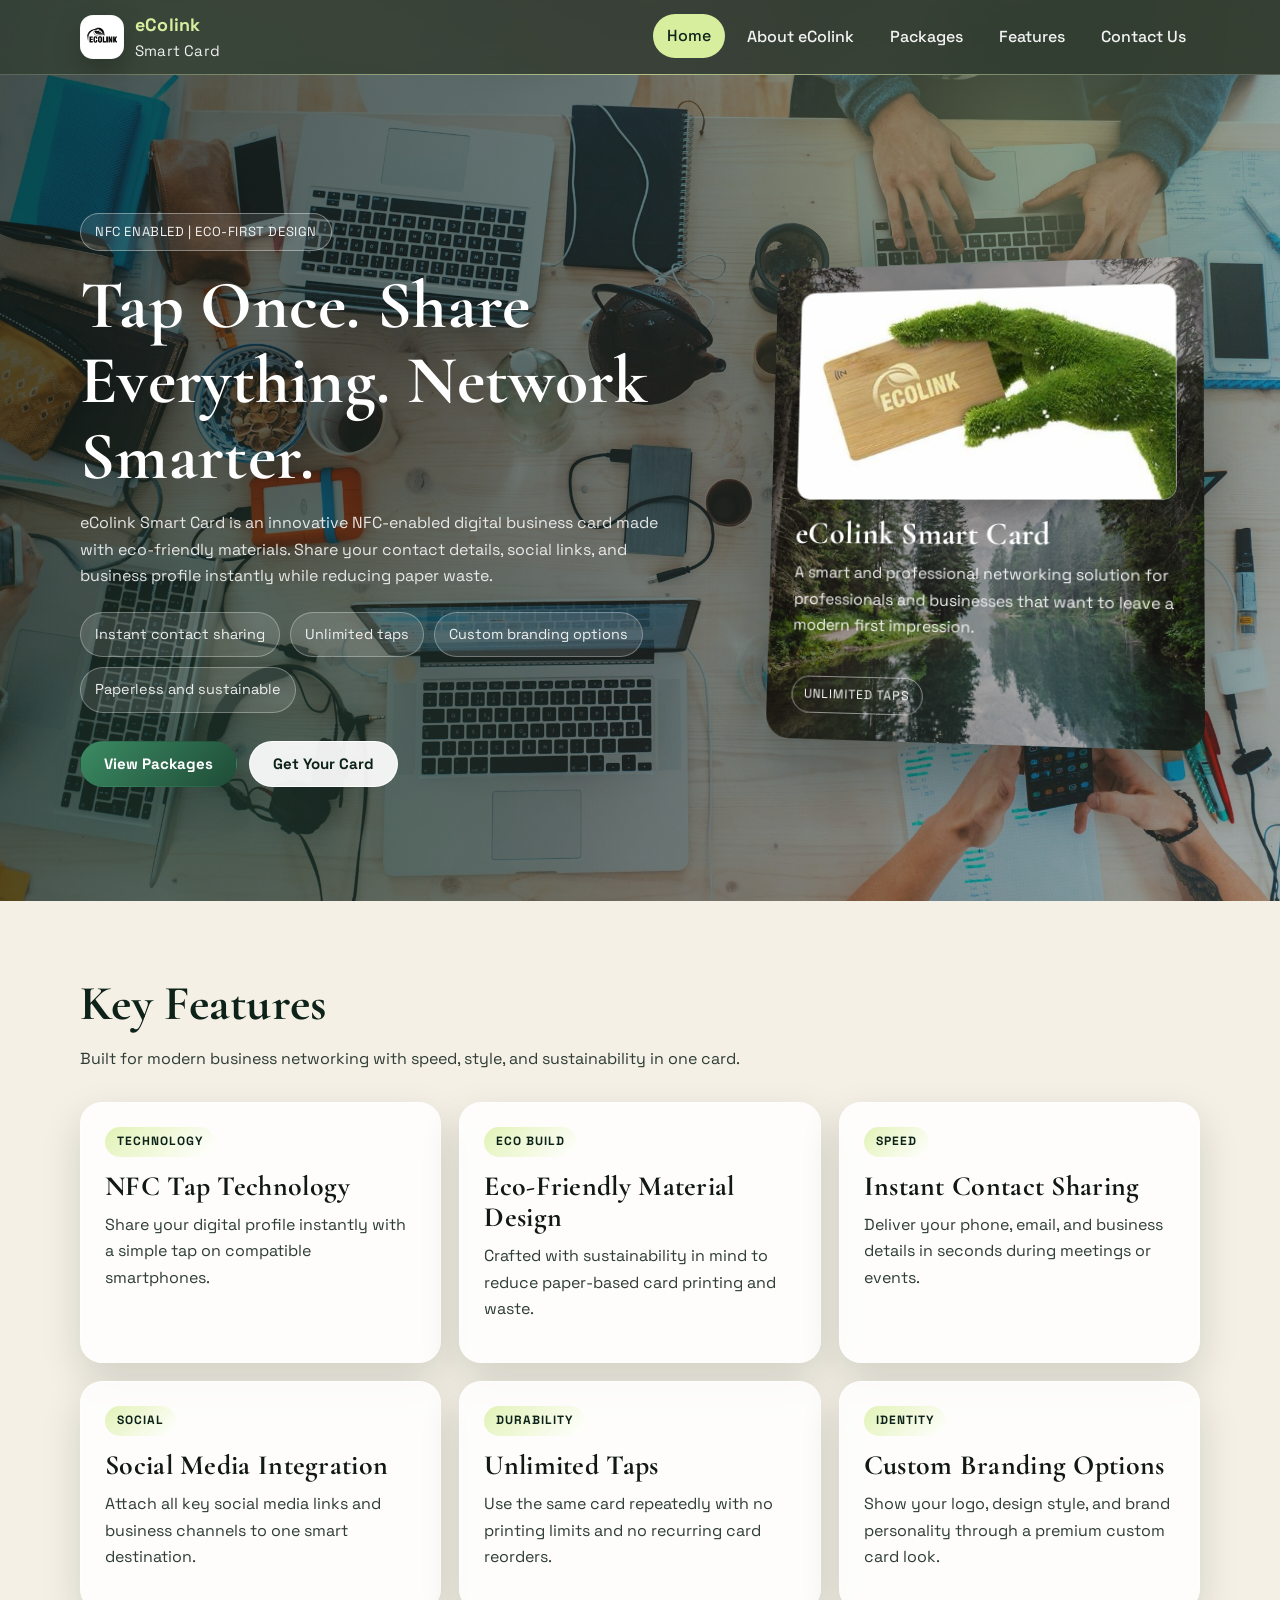
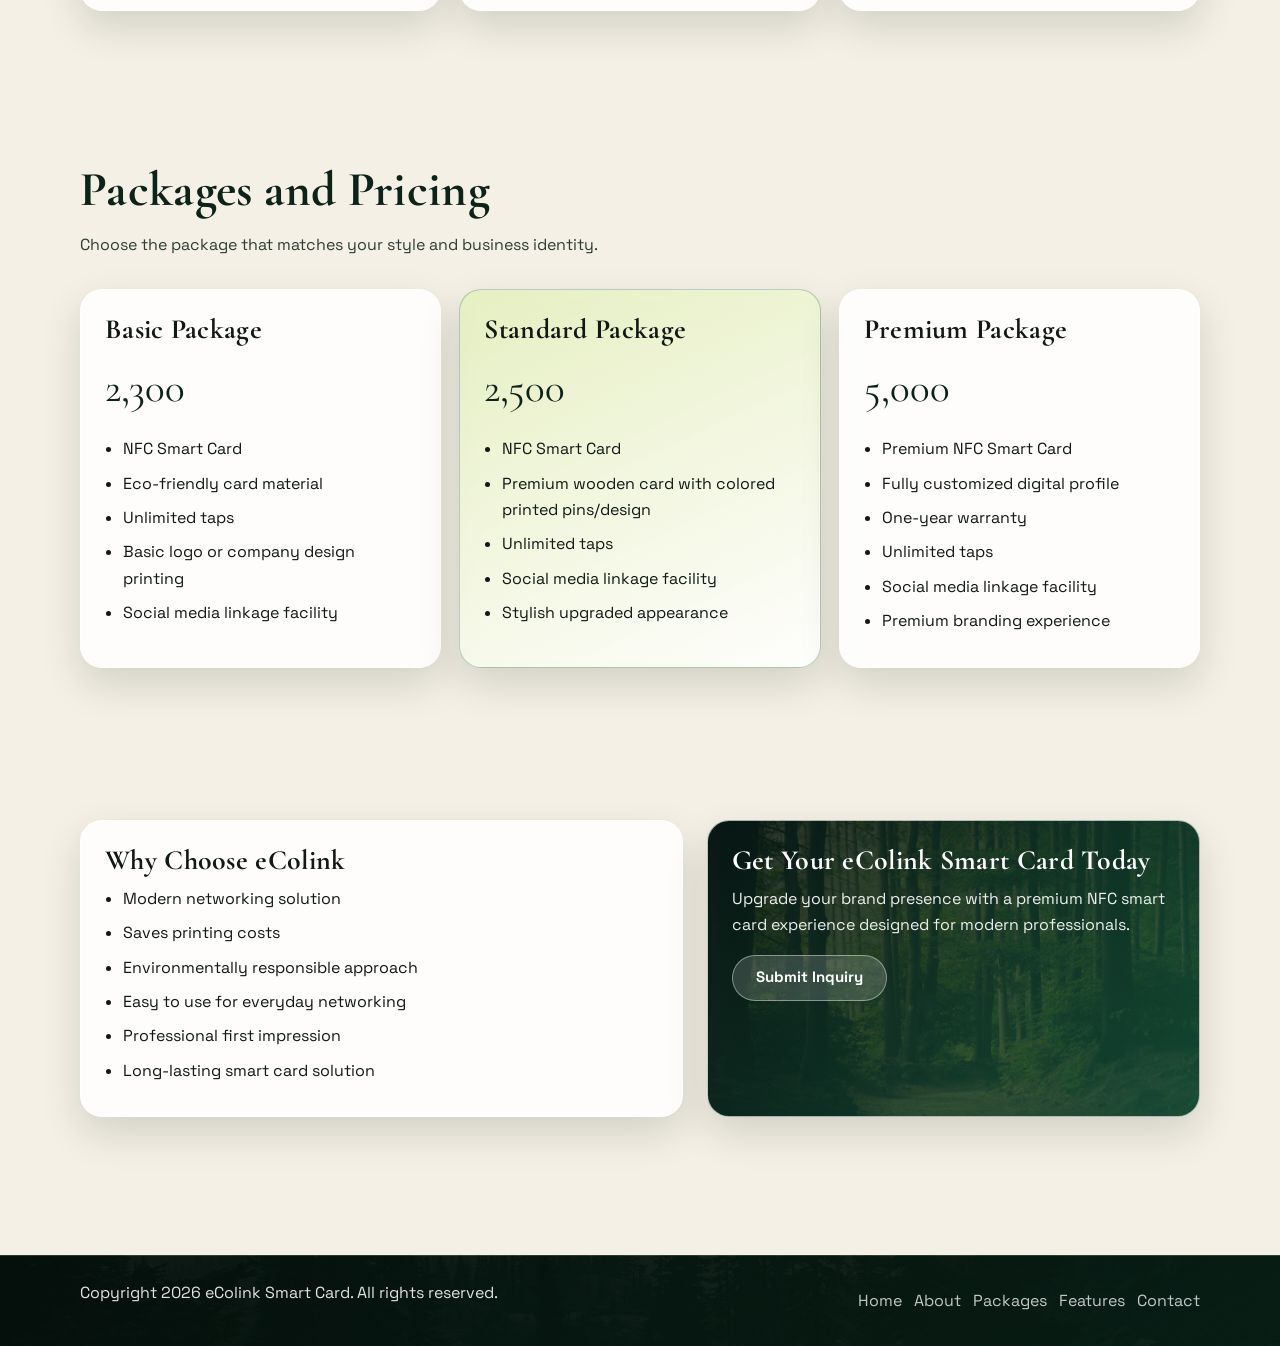
<file: index.html>
<!doctype html>
<html lang="en">
<head>
  <meta charset="UTF-8">
  <meta name="viewport" content="width=device-width, initial-scale=1.0">
  <title>eColink Smart Card | Modern Sustainable Networking</title>
  <meta name="description" content="eColink Smart Card is an NFC-enabled, eco-friendly digital business card for instant contact sharing and smarter networking.">
  <link rel="preconnect" href="https://fonts.googleapis.com">
  <link rel="preconnect" href="https://fonts.gstatic.com" crossorigin>
  <link href="https://fonts.googleapis.com/css2?family=Cormorant+Garamond:wght@500;600;700&family=Space+Grotesk:wght@400;500;600;700&display=swap" rel="stylesheet">
  <link rel="stylesheet" href="styles.css?v=20260422b">
  <script src="script.js" defer></script>
</head>
<body data-page="home">
  <header class="site-header">
    <div class="container nav-wrap">
      <a class="brand" href="index.html">
        <img class="brand-mark" src="images/Logo.jpeg" alt="eColink logo">
        <span class="brand-text"><strong>eColink</strong> Smart Card</span>
      </a>
      <button class="menu-toggle" type="button" aria-expanded="false" aria-controls="site-nav">Menu</button>
      <nav class="site-nav" id="site-nav" aria-label="Main navigation">
        <a href="index.html" data-page-link="home">Home</a>
        <a href="about.html" data-page-link="about">About eColink</a>
        <a href="packages.html" data-page-link="packages">Packages</a>
        <a href="features.html" data-page-link="features">Features</a>
        <a href="contact.html" data-page-link="contact">Contact Us</a>
      </nav>
    </div>
  </header>

  <main>
    <section class="hero">
      <div class="container hero-grid">
        <div class="reveal">
          <span class="badge">NFC enabled | Eco-first design</span>
          <h1>Tap Once. Share Everything. Network Smarter.</h1>
          <p>
            eColink Smart Card is an innovative NFC-enabled digital business card made with eco-friendly materials.
            Share your contact details, social links, and business profile instantly while reducing paper waste.
          </p>
          <ul class="hero-points">
            <li>Instant contact sharing</li>
            <li>Unlimited taps</li>
            <li>Custom branding options</li>
            <li>Paperless and sustainable</li>
          </ul>
          <div class="hero-actions">
            <a class="btn btn-primary" href="packages.html">View Packages</a>
            <a class="btn btn-secondary" href="contact.html">Get Your Card</a>
          </div>
        </div>

        <div class="hero-card-wrap reveal">
          <article class="hero-card wood-grain">
            <img class="card-image" src="images/card-photo.jpeg" alt="eColink smart card photo">
            <h3>eColink Smart Card</h3>
            <p>
              A smart and professional networking solution for professionals and businesses that want to leave a
              modern first impression.
            </p>
            <span class="chip">Unlimited taps</span>
          </article>
        </div>
      </div>
    </section>

    <section class="section">
      <div class="container">
        <h2 class="section-title reveal">Key Features</h2>
        <p class="section-subtitle reveal">
          Built for modern business networking with speed, style, and sustainability in one card.
        </p>
        <div class="grid grid-3 stagger">
          <article class="feature-card">
            <span class="feature-tag">Technology</span>
            <h3>NFC Tap Technology</h3>
            <p>Share your digital profile instantly with a simple tap on compatible smartphones.</p>
          </article>
          <article class="feature-card">
            <span class="feature-tag">Eco Build</span>
            <h3>Eco-Friendly Material Design</h3>
            <p>Crafted with sustainability in mind to reduce paper-based card printing and waste.</p>
          </article>
          <article class="feature-card">
            <span class="feature-tag">Speed</span>
            <h3>Instant Contact Sharing</h3>
            <p>Deliver your phone, email, and business details in seconds during meetings or events.</p>
          </article>
          <article class="feature-card">
            <span class="feature-tag">Social</span>
            <h3>Social Media Integration</h3>
            <p>Attach all key social media links and business channels to one smart destination.</p>
          </article>
          <article class="feature-card">
            <span class="feature-tag">Durability</span>
            <h3>Unlimited Taps</h3>
            <p>Use the same card repeatedly with no printing limits and no recurring card reorders.</p>
          </article>
          <article class="feature-card">
            <span class="feature-tag">Identity</span>
            <h3>Custom Branding Options</h3>
            <p>Show your logo, design style, and brand personality through a premium custom card look.</p>
          </article>
        </div>
      </div>
    </section>

    <section class="section">
      <div class="container">
        <h2 class="section-title reveal">Packages and Pricing</h2>
        <p class="section-subtitle reveal">
          Choose the package that matches your style and business identity.
        </p>
        <div class="grid grid-3 stagger">
          <article class="package-card">
            <h3>Basic Package</h3>
            <p class="price">2,300</p>
            <ul>
              <li>NFC Smart Card</li>
              <li>Eco-friendly card material</li>
              <li>Unlimited taps</li>
              <li>Basic logo or company design printing</li>
              <li>Social media linkage facility</li>
            </ul>
          </article>
          <article class="package-card highlight">
            <h3>Standard Package</h3>
            <p class="price">2,500</p>
            <ul>
              <li>NFC Smart Card</li>
              <li>Premium wooden card with colored printed pins/design</li>
              <li>Unlimited taps</li>
              <li>Social media linkage facility</li>
              <li>Stylish upgraded appearance</li>
            </ul>
          </article>
          <article class="package-card">
            <h3>Premium Package</h3>
            <p class="price">5,000</p>
            <ul>
              <li>Premium NFC Smart Card</li>
              <li>Fully customized digital profile</li>
              <li>One-year warranty</li>
              <li>Unlimited taps</li>
              <li>Social media linkage facility</li>
              <li>Premium branding experience</li>
            </ul>
          </article>
        </div>
      </div>
    </section>

    <section class="section">
      <div class="container why-grid">
        <article class="value-card reveal">
          <h3>Why Choose eColink</h3>
          <ul class="check-list">
            <li>Modern networking solution</li>
            <li>Saves printing costs</li>
            <li>Environmentally responsible approach</li>
            <li>Easy to use for everyday networking</li>
            <li>Professional first impression</li>
            <li>Long-lasting smart card solution</li>
          </ul>
        </article>
        <article class="panel accent-panel reveal">
          <h3>Get Your eColink Smart Card Today</h3>
          <p>
            Upgrade your brand presence with a premium NFC smart card experience designed for modern professionals.
          </p>
          <a class="btn btn-secondary" href="contact.html">Submit Inquiry</a>
        </article>
      </div>
    </section>
  </main>

  <footer class="site-footer">
    <div class="container footer-inner">
      <p>Copyright <span data-year></span> eColink Smart Card. All rights reserved.</p>
      <nav class="footer-nav" aria-label="Footer links">
        <a href="index.html">Home</a>
        <a href="about.html">About</a>
        <a href="packages.html">Packages</a>
        <a href="features.html">Features</a>
        <a href="contact.html">Contact</a>
      </nav>
    </div>
  </footer>
</body>
</html>
</file>
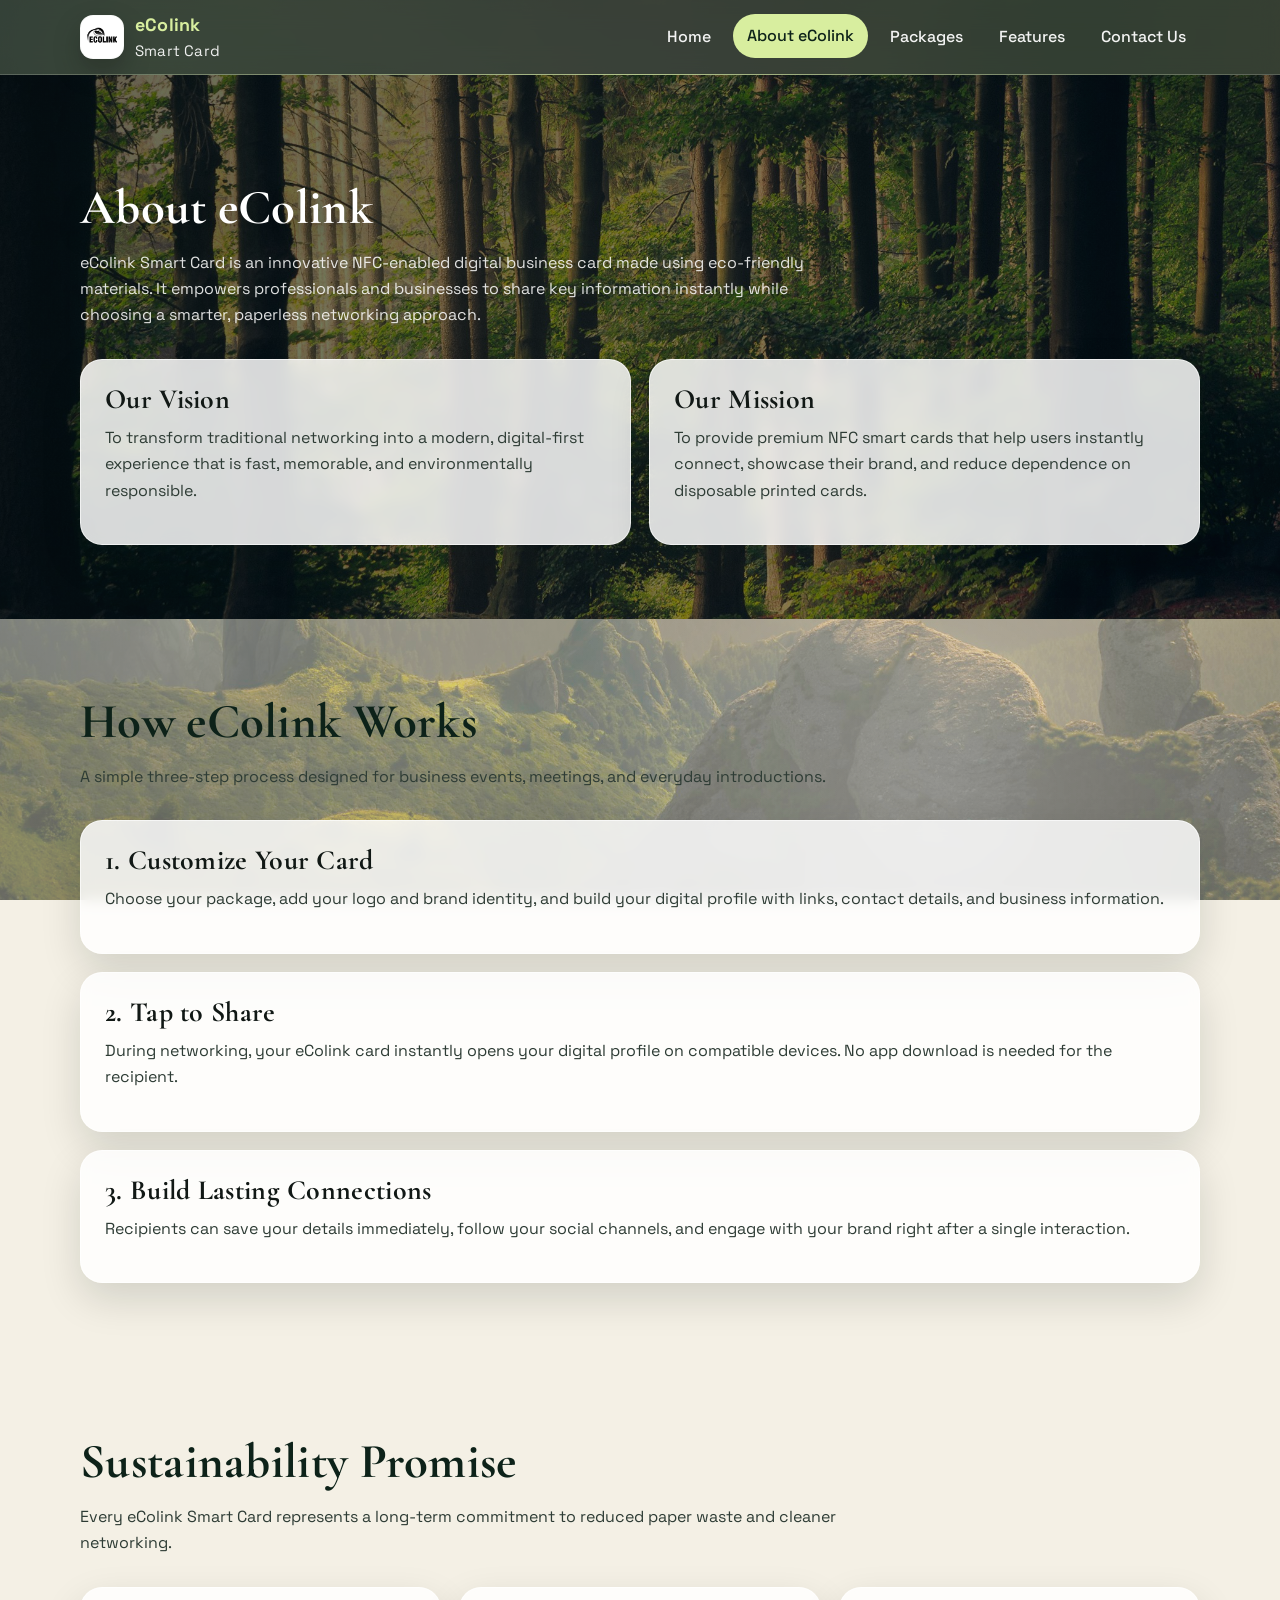
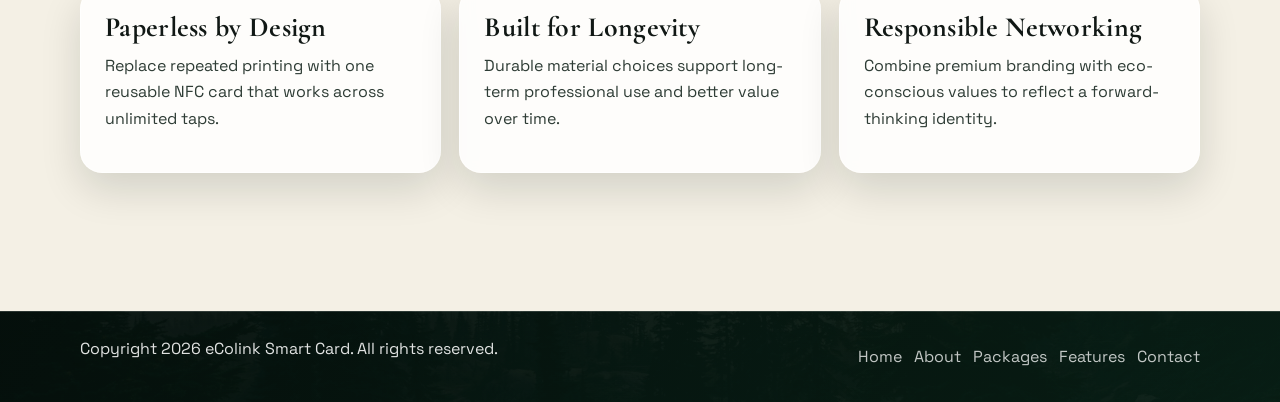
<file: about.html>
<!doctype html>
<html lang="en">
<head>
  <meta charset="UTF-8">
  <meta name="viewport" content="width=device-width, initial-scale=1.0">
  <title>About eColink Smart Card</title>
  <meta name="description" content="Learn how eColink Smart Card combines NFC innovation, professional branding, and eco-conscious design.">
  <link rel="preconnect" href="https://fonts.googleapis.com">
  <link rel="preconnect" href="https://fonts.gstatic.com" crossorigin>
  <link href="https://fonts.googleapis.com/css2?family=Cormorant+Garamond:wght@500;600;700&family=Space+Grotesk:wght@400;500;600;700&display=swap" rel="stylesheet">
  <link rel="stylesheet" href="styles.css?v=20260422b">
  <script src="script.js" defer></script>
</head>
<body data-page="about">
  <header class="site-header">
    <div class="container nav-wrap">
      <a class="brand" href="index.html">
        <img class="brand-mark" src="images/Logo.jpeg" alt="eColink logo">
        <span class="brand-text"><strong>eColink</strong> Smart Card</span>
      </a>
      <button class="menu-toggle" type="button" aria-expanded="false" aria-controls="site-nav">Menu</button>
      <nav class="site-nav" id="site-nav" aria-label="Main navigation">
        <a href="index.html" data-page-link="home">Home</a>
        <a href="about.html" data-page-link="about">About eColink</a>
        <a href="packages.html" data-page-link="packages">Packages</a>
        <a href="features.html" data-page-link="features">Features</a>
        <a href="contact.html" data-page-link="contact">Contact Us</a>
      </nav>
    </div>
  </header>

  <main>
    <section class="section page-intro">
      <div class="container">
        <h1 class="section-title reveal">About eColink</h1>
        <p class="section-subtitle reveal">
          eColink Smart Card is an innovative NFC-enabled digital business card made using eco-friendly materials.
          It empowers professionals and businesses to share key information instantly while choosing a smarter,
          paperless networking approach.
        </p>

        <div class="grid grid-2 stagger">
          <article class="info-card">
            <h3>Our Vision</h3>
            <p>
              To transform traditional networking into a modern, digital-first experience that is fast,
              memorable, and environmentally responsible.
            </p>
          </article>
          <article class="info-card">
            <h3>Our Mission</h3>
            <p>
              To provide premium NFC smart cards that help users instantly connect, showcase their brand,
              and reduce dependence on disposable printed cards.
            </p>
          </article>
        </div>
      </div>
    </section>

    <section class="section">
      <div class="container">
        <h2 class="section-title reveal">How eColink Works</h2>
        <p class="section-subtitle reveal">
          A simple three-step process designed for business events, meetings, and everyday introductions.
        </p>
        <div class="grid stagger">
          <article class="panel">
            <h3>1. Customize Your Card</h3>
            <p>
              Choose your package, add your logo and brand identity, and build your digital profile with links,
              contact details, and business information.
            </p>
          </article>
          <article class="panel">
            <h3>2. Tap to Share</h3>
            <p>
              During networking, your eColink card instantly opens your digital profile on compatible devices.
              No app download is needed for the recipient.
            </p>
          </article>
          <article class="panel">
            <h3>3. Build Lasting Connections</h3>
            <p>
              Recipients can save your details immediately, follow your social channels, and engage with your
              brand right after a single interaction.
            </p>
          </article>
        </div>
      </div>
    </section>

    <section class="section">
      <div class="container">
        <h2 class="section-title reveal">Sustainability Promise</h2>
        <p class="section-subtitle reveal">
          Every eColink Smart Card represents a long-term commitment to reduced paper waste and cleaner networking.
        </p>
        <div class="grid grid-3 stagger">
          <article class="value-card">
            <h3>Paperless by Design</h3>
            <p>Replace repeated printing with one reusable NFC card that works across unlimited taps.</p>
          </article>
          <article class="value-card">
            <h3>Built for Longevity</h3>
            <p>Durable material choices support long-term professional use and better value over time.</p>
          </article>
          <article class="value-card">
            <h3>Responsible Networking</h3>
            <p>Combine premium branding with eco-conscious values to reflect a forward-thinking identity.</p>
          </article>
        </div>
      </div>
    </section>
  </main>

  <footer class="site-footer">
    <div class="container footer-inner">
      <p>Copyright <span data-year></span> eColink Smart Card. All rights reserved.</p>
      <nav class="footer-nav" aria-label="Footer links">
        <a href="index.html">Home</a>
        <a href="about.html">About</a>
        <a href="packages.html">Packages</a>
        <a href="features.html">Features</a>
        <a href="contact.html">Contact</a>
      </nav>
    </div>
  </footer>
</body>
</html>
</file>
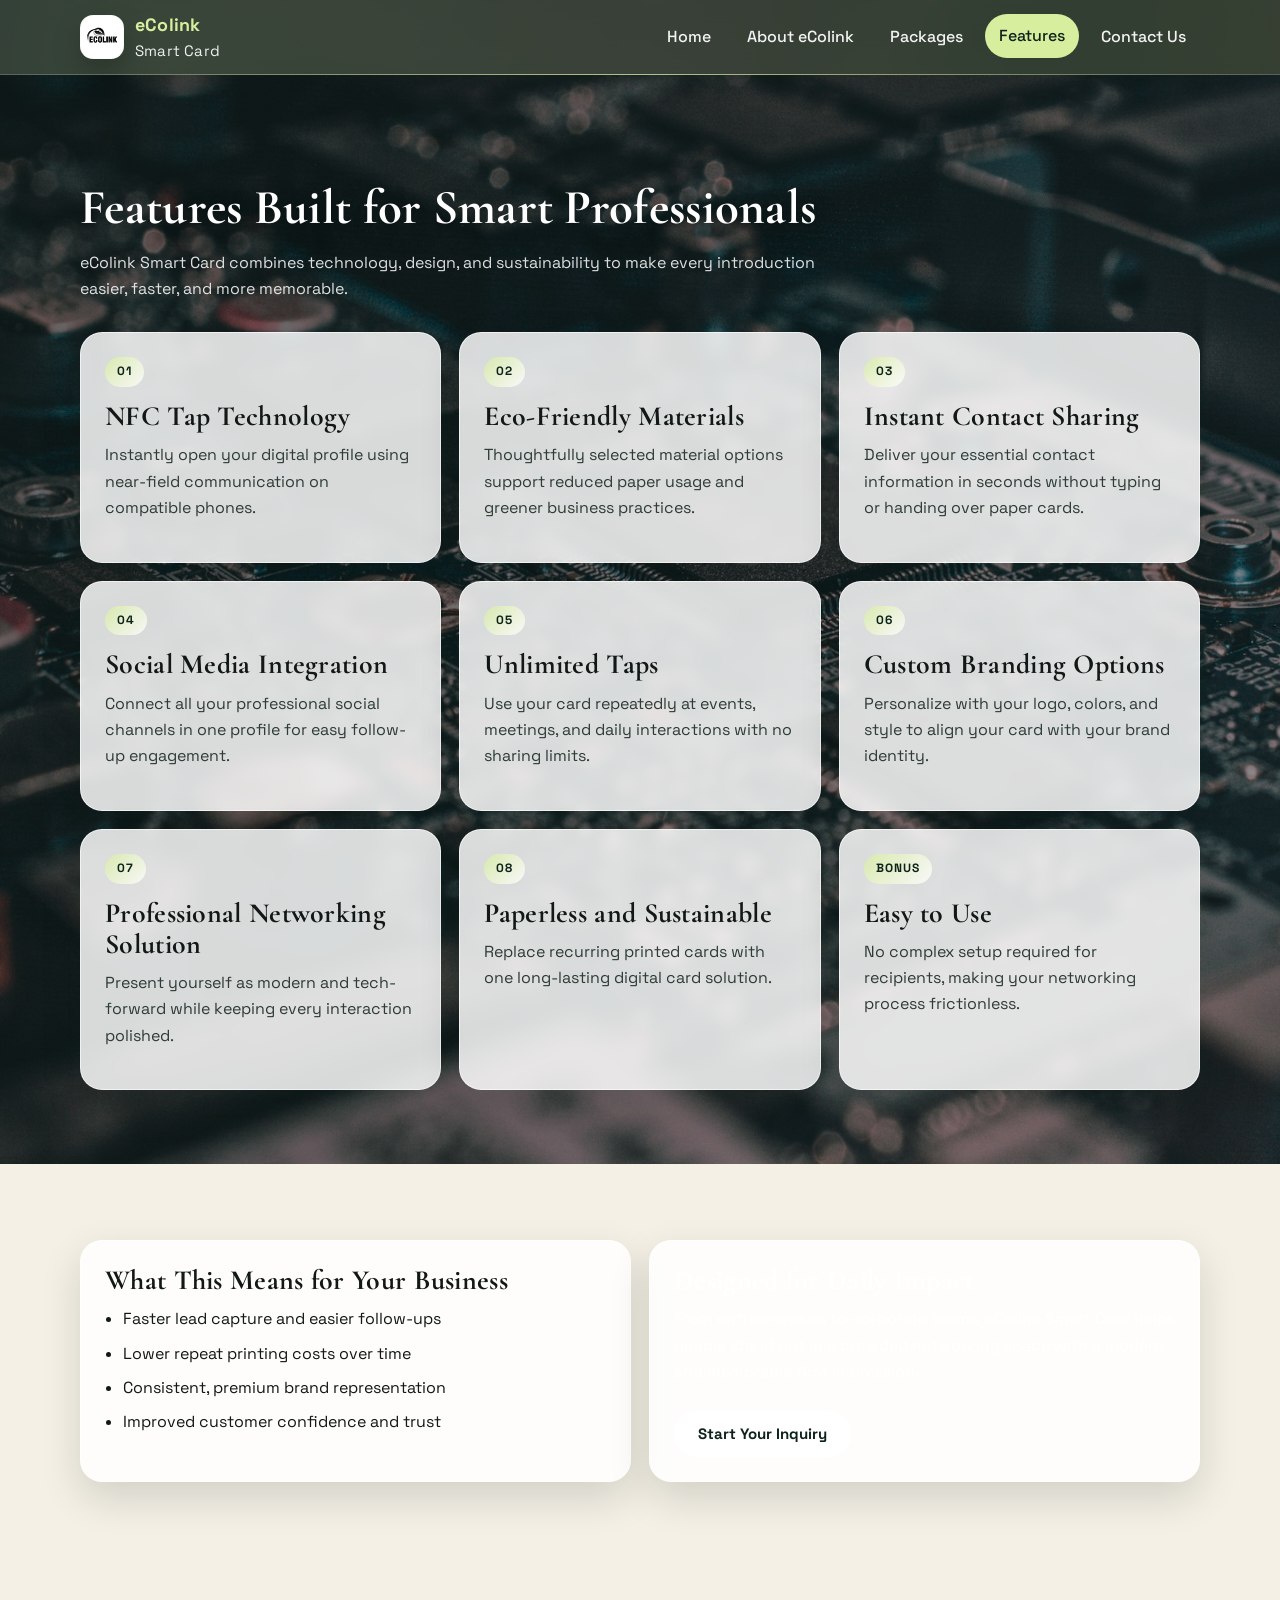
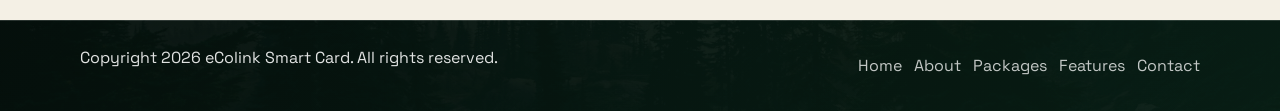
<file: features.html>
<!doctype html>
<html lang="en">
<head>
  <meta charset="UTF-8">
  <meta name="viewport" content="width=device-width, initial-scale=1.0">
  <title>eColink Smart Card Features</title>
  <meta name="description" content="Explore all key eColink Smart Card features including NFC taps, social links, customization, and sustainability.">
  <link rel="preconnect" href="https://fonts.googleapis.com">
  <link rel="preconnect" href="https://fonts.gstatic.com" crossorigin>
  <link href="https://fonts.googleapis.com/css2?family=Cormorant+Garamond:wght@500;600;700&family=Space+Grotesk:wght@400;500;600;700&display=swap" rel="stylesheet">
  <link rel="stylesheet" href="styles.css?v=20260422b">
  <script src="script.js" defer></script>
</head>
<body data-page="features">
  <header class="site-header">
    <div class="container nav-wrap">
      <a class="brand" href="index.html">
        <img class="brand-mark" src="images/Logo.jpeg" alt="eColink logo">
        <span class="brand-text"><strong>eColink</strong> Smart Card</span>
      </a>
      <button class="menu-toggle" type="button" aria-expanded="false" aria-controls="site-nav">Menu</button>
      <nav class="site-nav" id="site-nav" aria-label="Main navigation">
        <a href="index.html" data-page-link="home">Home</a>
        <a href="about.html" data-page-link="about">About eColink</a>
        <a href="packages.html" data-page-link="packages">Packages</a>
        <a href="features.html" data-page-link="features">Features</a>
        <a href="contact.html" data-page-link="contact">Contact Us</a>
      </nav>
    </div>
  </header>

  <main>
    <section class="section page-intro">
      <div class="container">
        <h1 class="section-title reveal">Features Built for Smart Professionals</h1>
        <p class="section-subtitle reveal">
          eColink Smart Card combines technology, design, and sustainability to make every introduction easier,
          faster, and more memorable.
        </p>

        <div class="grid grid-3 stagger">
          <article class="feature-card">
            <span class="feature-tag">01</span>
            <h3>NFC Tap Technology</h3>
            <p>Instantly open your digital profile using near-field communication on compatible phones.</p>
          </article>
          <article class="feature-card">
            <span class="feature-tag">02</span>
            <h3>Eco-Friendly Materials</h3>
            <p>Thoughtfully selected material options support reduced paper usage and greener business practices.</p>
          </article>
          <article class="feature-card">
            <span class="feature-tag">03</span>
            <h3>Instant Contact Sharing</h3>
            <p>Deliver your essential contact information in seconds without typing or handing over paper cards.</p>
          </article>
          <article class="feature-card">
            <span class="feature-tag">04</span>
            <h3>Social Media Integration</h3>
            <p>Connect all your professional social channels in one profile for easy follow-up engagement.</p>
          </article>
          <article class="feature-card">
            <span class="feature-tag">05</span>
            <h3>Unlimited Taps</h3>
            <p>Use your card repeatedly at events, meetings, and daily interactions with no sharing limits.</p>
          </article>
          <article class="feature-card">
            <span class="feature-tag">06</span>
            <h3>Custom Branding Options</h3>
            <p>Personalize with your logo, colors, and style to align your card with your brand identity.</p>
          </article>
          <article class="feature-card">
            <span class="feature-tag">07</span>
            <h3>Professional Networking Solution</h3>
            <p>Present yourself as modern and tech-forward while keeping every interaction polished.</p>
          </article>
          <article class="feature-card">
            <span class="feature-tag">08</span>
            <h3>Paperless and Sustainable</h3>
            <p>Replace recurring printed cards with one long-lasting digital card solution.</p>
          </article>
          <article class="feature-card">
            <span class="feature-tag">Bonus</span>
            <h3>Easy to Use</h3>
            <p>No complex setup required for recipients, making your networking process frictionless.</p>
          </article>
        </div>
      </div>
    </section>

    <section class="section">
      <div class="container grid grid-2 stagger">
        <article class="panel">
          <h3>What This Means for Your Business</h3>
          <ul class="check-list">
            <li>Faster lead capture and easier follow-ups</li>
            <li>Lower repeat printing costs over time</li>
            <li>Consistent, premium brand representation</li>
            <li>Improved customer confidence and trust</li>
          </ul>
        </article>
        <article class="panel wood-grain panel-wood-contrast">
          <h3>Designed for Daily Impact</h3>
          <p>
            From entrepreneurs to corporate teams, eColink Smart Card helps people stand out in a crowded
            networking space with a modern and memorable first impression.
          </p>
          <a class="btn btn-secondary" href="contact.html">Start Your Inquiry</a>
        </article>
      </div>
    </section>
  </main>

  <footer class="site-footer">
    <div class="container footer-inner">
      <p>Copyright <span data-year></span> eColink Smart Card. All rights reserved.</p>
      <nav class="footer-nav" aria-label="Footer links">
        <a href="index.html">Home</a>
        <a href="about.html">About</a>
        <a href="packages.html">Packages</a>
        <a href="features.html">Features</a>
        <a href="contact.html">Contact</a>
      </nav>
    </div>
  </footer>
</body>
</html>
</file>
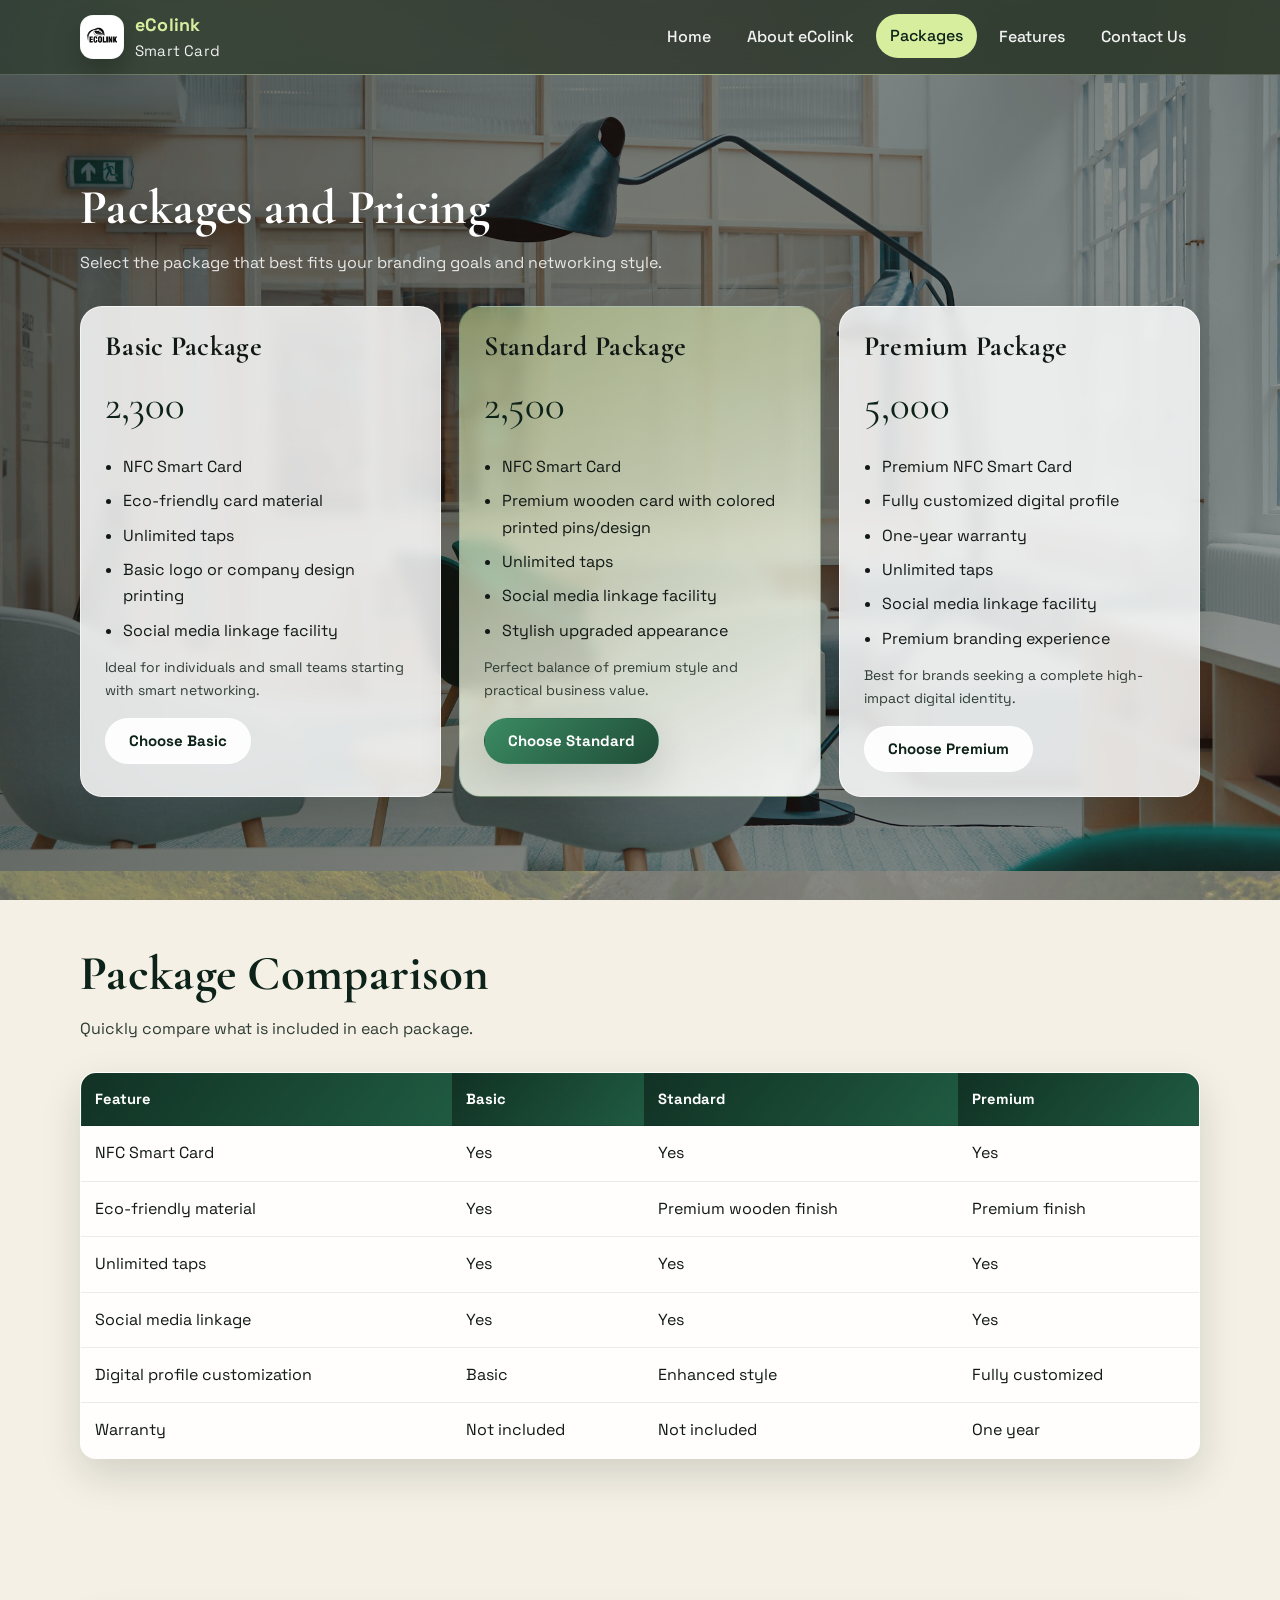
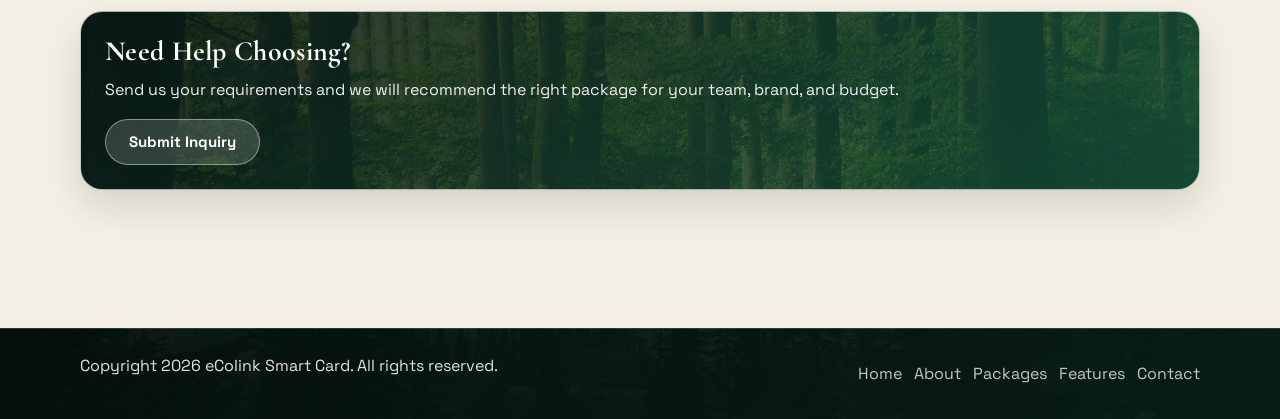
<file: packages.html>
<!doctype html>
<html lang="en">
<head>
  <meta charset="UTF-8">
  <meta name="viewport" content="width=device-width, initial-scale=1.0">
  <title>eColink Packages and Pricing</title>
  <meta name="description" content="Explore eColink Smart Card packages: Basic, Standard, and Premium options for modern paperless networking.">
  <link rel="preconnect" href="https://fonts.googleapis.com">
  <link rel="preconnect" href="https://fonts.gstatic.com" crossorigin>
  <link href="https://fonts.googleapis.com/css2?family=Cormorant+Garamond:wght@500;600;700&family=Space+Grotesk:wght@400;500;600;700&display=swap" rel="stylesheet">
  <link rel="stylesheet" href="styles.css?v=20260422b">
  <script src="script.js" defer></script>
</head>
<body data-page="packages">
  <header class="site-header">
    <div class="container nav-wrap">
      <a class="brand" href="index.html">
        <img class="brand-mark" src="images/Logo.jpeg" alt="eColink logo">
        <span class="brand-text"><strong>eColink</strong> Smart Card</span>
      </a>
      <button class="menu-toggle" type="button" aria-expanded="false" aria-controls="site-nav">Menu</button>
      <nav class="site-nav" id="site-nav" aria-label="Main navigation">
        <a href="index.html" data-page-link="home">Home</a>
        <a href="about.html" data-page-link="about">About eColink</a>
        <a href="packages.html" data-page-link="packages">Packages</a>
        <a href="features.html" data-page-link="features">Features</a>
        <a href="contact.html" data-page-link="contact">Contact Us</a>
      </nav>
    </div>
  </header>

  <main>
    <section class="section page-intro">
      <div class="container">
        <h1 class="section-title reveal">Packages and Pricing</h1>
        <p class="section-subtitle reveal">
          Select the package that best fits your branding goals and networking style.
        </p>

        <div class="grid grid-3 stagger">
          <article class="package-card">
            <h3>Basic Package</h3>
            <p class="price">2,300</p>
            <ul>
              <li>NFC Smart Card</li>
              <li>Eco-friendly card material</li>
              <li>Unlimited taps</li>
              <li>Basic logo or company design printing</li>
              <li>Social media linkage facility</li>
            </ul>
            <p class="price-note">Ideal for individuals and small teams starting with smart networking.</p>
            <a class="btn btn-secondary" href="contact.html">Choose Basic</a>
          </article>

          <article class="package-card highlight">
            <h3>Standard Package</h3>
            <p class="price">2,500</p>
            <ul>
              <li>NFC Smart Card</li>
              <li>Premium wooden card with colored printed pins/design</li>
              <li>Unlimited taps</li>
              <li>Social media linkage facility</li>
              <li>Stylish upgraded appearance</li>
            </ul>
            <p class="price-note">Perfect balance of premium style and practical business value.</p>
            <a class="btn btn-primary" href="contact.html">Choose Standard</a>
          </article>

          <article class="package-card">
            <h3>Premium Package</h3>
            <p class="price">5,000</p>
            <ul>
              <li>Premium NFC Smart Card</li>
              <li>Fully customized digital profile</li>
              <li>One-year warranty</li>
              <li>Unlimited taps</li>
              <li>Social media linkage facility</li>
              <li>Premium branding experience</li>
            </ul>
            <p class="price-note">Best for brands seeking a complete high-impact digital identity.</p>
            <a class="btn btn-secondary" href="contact.html">Choose Premium</a>
          </article>
        </div>
      </div>
    </section>

    <section class="section">
      <div class="container">
        <h2 class="section-title reveal">Package Comparison</h2>
        <p class="section-subtitle reveal">Quickly compare what is included in each package.</p>

        <div class="reveal">
          <table class="compare-table" aria-label="Package comparison table">
            <thead>
              <tr>
                <th>Feature</th>
                <th>Basic</th>
                <th>Standard</th>
                <th>Premium</th>
              </tr>
            </thead>
            <tbody>
              <tr>
                <td>NFC Smart Card</td>
                <td>Yes</td>
                <td>Yes</td>
                <td>Yes</td>
              </tr>
              <tr>
                <td>Eco-friendly material</td>
                <td>Yes</td>
                <td>Premium wooden finish</td>
                <td>Premium finish</td>
              </tr>
              <tr>
                <td>Unlimited taps</td>
                <td>Yes</td>
                <td>Yes</td>
                <td>Yes</td>
              </tr>
              <tr>
                <td>Social media linkage</td>
                <td>Yes</td>
                <td>Yes</td>
                <td>Yes</td>
              </tr>
              <tr>
                <td>Digital profile customization</td>
                <td>Basic</td>
                <td>Enhanced style</td>
                <td>Fully customized</td>
              </tr>
              <tr>
                <td>Warranty</td>
                <td>Not included</td>
                <td>Not included</td>
                <td>One year</td>
              </tr>
            </tbody>
          </table>
        </div>
      </div>
    </section>

    <section class="section">
      <div class="container">
        <article class="panel accent-panel reveal">
          <h3>Need Help Choosing?</h3>
          <p>
            Send us your requirements and we will recommend the right package for your team, brand, and budget.
          </p>
          <a class="btn btn-secondary" href="contact.html">Submit Inquiry</a>
        </article>
      </div>
    </section>
  </main>

  <footer class="site-footer">
    <div class="container footer-inner">
      <p>Copyright <span data-year></span> eColink Smart Card. All rights reserved.</p>
      <nav class="footer-nav" aria-label="Footer links">
        <a href="index.html">Home</a>
        <a href="about.html">About</a>
        <a href="packages.html">Packages</a>
        <a href="features.html">Features</a>
        <a href="contact.html">Contact</a>
      </nav>
    </div>
  </footer>
</body>
</html>
</file>
<file: styles.css>
:root {
  --forest-950: #07140f;
  --forest-900: #0d2219;
  --forest-850: #123224;
  --forest-700: #246246;
  --forest-500: #3c8a62;
  --leaf-300: #d8ee9f;
  --cream-100: #f4f0e5;
  --cream-200: #ece3d0;
  --charcoal-900: #111815;
  --charcoal-700: #2e3c35;
  --white: #ffffff;
  --glass-light: rgba(255, 255, 255, 0.84);
  --glass-light-strong: rgba(255, 255, 255, 0.92);
  --glass-dark: rgba(8, 20, 15, 0.74);
  --shadow-soft: 0 16px 40px rgba(6, 20, 14, 0.14);
  --shadow-medium: 0 18px 50px rgba(6, 20, 14, 0.22);
  --shadow-strong: 0 26px 70px rgba(6, 20, 14, 0.32);
  --radius-lg: 22px;
  --radius-md: 16px;
  --radius-sm: 11px;
}

* {
  box-sizing: border-box;
}

html,
body {
  margin: 0;
  padding: 0;
  scroll-behavior: smooth;
}

body {
  font-family: "Space Grotesk", "Segoe UI", Tahoma, sans-serif;
  color: var(--charcoal-900);
  line-height: 1.65;
  background: var(--cream-100);
  min-height: 100vh;
  position: relative;
  isolation: isolate;
  overflow-x: hidden;
}

body::before {
  content: "";
  position: fixed;
  inset: 0;
  z-index: -2;
  background:
    linear-gradient(120deg, rgba(9, 20, 14, 0.36), rgba(9, 20, 14, 0.12)),
    url("images/bg-body.jpg") 50% 38% / cover no-repeat;
  opacity: 0.58;
}

body::after {
  content: "";
  position: fixed;
  inset: 0;
  z-index: -1;
  background:
    radial-gradient(circle at 12% 12%, rgba(216, 238, 159, 0.36), transparent 34%),
    radial-gradient(circle at 84% 4%, rgba(60, 138, 98, 0.26), transparent 30%),
    radial-gradient(circle at 72% 88%, rgba(255, 255, 255, 0.22), transparent 32%);
}

h1,
h2,
h3,
h4 {
  font-family: "Cormorant Garamond", Georgia, serif;
  letter-spacing: 0.3px;
  margin: 0 0 0.58rem;
  line-height: 1.12;
}

p {
  margin: 0 0 1rem;
}

a {
  color: inherit;
  text-decoration: none;
}

img {
  max-width: 100%;
  display: block;
}

main {
  position: relative;
}

.container {
  width: min(1120px, 92vw);
  margin: 0 auto;
}

.section {
  padding: 76px 0;
}

.section-title {
  font-size: clamp(2.1rem, 1.45rem + 2vw, 3.2rem);
  margin-bottom: 14px;
  color: var(--forest-900);
}

.section-subtitle {
  max-width: 760px;
  color: var(--charcoal-700);
  margin-bottom: 30px;
}

.site-header {
  position: sticky;
  top: 0;
  z-index: 120;
  -webkit-backdrop-filter: blur(12px);
  backdrop-filter: blur(12px);
  background: rgba(7, 19, 14, 0.68);
  border-bottom: 1px solid rgba(255, 255, 255, 0.18);
}

.site-header::after {
  content: "";
  position: absolute;
  left: 0;
  right: 0;
  bottom: -1px;
  height: 1px;
  background: linear-gradient(90deg, transparent, rgba(216, 238, 159, 0.7), transparent);
}

.nav-wrap {
  position: relative;
  display: flex;
  align-items: center;
  justify-content: space-between;
  min-height: 74px;
  gap: 16px;
}

.brand {
  display: inline-flex;
  align-items: center;
  gap: 11px;
  min-width: 0;
}

.brand-mark {
  width: 44px;
  height: 44px;
  object-fit: cover;
  border-radius: 13px;
  border: 1px solid rgba(255, 255, 255, 0.42);
  background: rgba(255, 255, 255, 0.95);
  box-shadow: 0 12px 28px rgba(0, 0, 0, 0.24);
}

.brand-text {
  color: rgba(255, 255, 255, 0.92);
  font-size: 0.94rem;
  letter-spacing: 0.2px;
}

.brand-text strong {
  display: block;
  font-size: 1.12rem;
  color: var(--leaf-300);
}

.menu-toggle {
  border: 1px solid rgba(255, 255, 255, 0.36);
  background: rgba(255, 255, 255, 0.18);
  color: var(--white);
  border-radius: 999px;
  padding: 9px 14px;
  font-weight: 600;
  display: none;
}

.site-nav {
  display: flex;
  align-items: center;
  gap: 8px;
}

.site-nav a {
  color: rgba(255, 255, 255, 0.94);
  padding: 9px 14px;
  border-radius: 999px;
  font-weight: 500;
  transition: background-color 0.25s ease, color 0.25s ease, transform 0.25s ease;
}

.site-nav a:hover,
.site-nav a.is-active {
  background: var(--leaf-300);
  color: var(--forest-900);
  transform: translateY(-1px);
}

.hero {
  position: relative;
  overflow: hidden;
  min-height: calc(100vh - 74px);
  display: flex;
  align-items: center;
  padding: 116px 0 92px;
}

.hero::before {
  content: "";
  position: absolute;
  inset: 0;
  background:
    linear-gradient(108deg, rgba(6, 16, 12, 0.72) 0%, rgba(6, 16, 12, 0.5) 46%, rgba(6, 16, 12, 0.25) 100%),
    url("images/bg-hero.jpg") 50% 22% / cover no-repeat;
  transform: scale(1.02);
}

.hero::after {
  content: "";
  position: absolute;
  inset: 0;
  background:
    radial-gradient(circle at 80% 8%, rgba(216, 238, 159, 0.28), transparent 28%),
    radial-gradient(circle at 17% 85%, rgba(36, 98, 70, 0.24), transparent 32%);
  pointer-events: none;
}

.hero-grid {
  position: relative;
  z-index: 1;
  display: grid;
  grid-template-columns: 1.12fr 0.88fr;
  gap: 42px;
  align-items: center;
}

.badge {
  display: inline-flex;
  align-items: center;
  border: 1px solid rgba(255, 255, 255, 0.38);
  border-radius: 999px;
  padding: 7px 14px;
  background: rgba(255, 255, 255, 0.1);
  color: rgba(255, 255, 255, 0.92);
  font-size: 0.82rem;
  letter-spacing: 0.6px;
  text-transform: uppercase;
}

.hero h1 {
  font-size: clamp(2.9rem, 2rem + 2.8vw, 5rem);
  margin: 16px 0 16px;
  color: var(--white);
}

.hero p {
  max-width: 60ch;
  color: rgba(255, 255, 255, 0.86);
}

.hero-points {
  display: flex;
  flex-wrap: wrap;
  gap: 10px;
  margin: 22px 0 28px;
  padding: 0;
  list-style: none;
}

.hero-points li {
  background: rgba(255, 255, 255, 0.12);
  border: 1px solid rgba(255, 255, 255, 0.3);
  color: rgba(255, 255, 255, 0.9);
  border-radius: 999px;
  padding: 10px 14px;
  font-size: 0.9rem;
}

.hero-actions {
  display: flex;
  flex-wrap: wrap;
  gap: 12px;
}

.btn {
  display: inline-flex;
  align-items: center;
  justify-content: center;
  min-height: 46px;
  border-radius: 999px;
  padding: 0 23px;
  font-weight: 700;
  font-size: 0.94rem;
  border: 1px solid transparent;
  transition: transform 0.24s ease, box-shadow 0.24s ease, background-color 0.24s ease, color 0.24s ease;
}

.btn:hover {
  transform: translateY(-2px);
}

.btn-primary {
  background: linear-gradient(135deg, #3b8b63, #1f4c37);
  color: var(--white);
  box-shadow: var(--shadow-soft);
}

.btn-primary:hover {
  box-shadow: var(--shadow-medium);
}

.btn-secondary {
  background: var(--glass-light-strong);
  color: var(--forest-900);
  border-color: rgba(255, 255, 255, 0.9);
}

.btn-secondary:hover {
  background: var(--white);
}

.hero-card-wrap {
  perspective: 1200px;
}

.wood-grain {
  background:
    linear-gradient(130deg, rgba(18, 11, 7, 0.5), rgba(18, 11, 7, 0.28)),
    url("images/bg-wood.jpg") center / cover no-repeat;
}

.hero-card {
  position: relative;
  margin-left: auto;
  width: min(460px, 92%);
  border-radius: 24px;
  padding: 26px;
  color: var(--white);
  transform: rotateY(-9deg) rotateX(5deg);
  box-shadow: var(--shadow-strong);
  overflow: hidden;
  animation: heroFloat 7s ease-in-out infinite;
}

.hero-card > * {
  position: relative;
  z-index: 1;
}

.hero-card::after {
  content: "";
  position: absolute;
  width: 180px;
  height: 180px;
  border-radius: 50%;
  background: rgba(255, 255, 255, 0.18);
  top: -68px;
  right: -44px;
}

.hero-card h3 {
  font-size: 2rem;
}

.card-image {
  width: 100%;
  aspect-ratio: 16 / 9;
  object-fit: cover;
  border-radius: 14px;
  margin-bottom: 16px;
  border: 1px solid rgba(255, 255, 255, 0.52);
  box-shadow: 0 10px 24px rgba(0, 0, 0, 0.24);
}

.hero-card p {
  color: rgba(255, 255, 255, 0.92);
}

.hero-card .chip {
  margin-top: 22px;
  display: inline-block;
  border: 1px solid rgba(255, 255, 255, 0.5);
  border-radius: 999px;
  padding: 7px 12px;
  font-size: 0.78rem;
  letter-spacing: 1px;
  text-transform: uppercase;
}

.page-intro {
  position: relative;
  overflow: hidden;
  padding: 106px 0 74px;
}

.page-intro::before {
  content: "";
  position: absolute;
  inset: 0;
  background-size: cover;
  background-position: center;
  transform: scale(1.06);
}

.page-intro::after {
  content: "";
  position: absolute;
  inset: 0;
  background: linear-gradient(115deg, rgba(7, 16, 12, 0.62), rgba(7, 16, 12, 0.42));
}

body[data-page="about"] .page-intro::before {
  background-image: url("images/bg-about.jpg");
  background-position: 50% 44%;
}

body[data-page="features"] .page-intro::before {
  background-image: url("images/bg-features.jpg");
  background-position: 50% 38%;
}

body[data-page="packages"] .page-intro::before {
  background-image: url("images/bg-packages.jpg");
  background-position: 50% 40%;
}

body[data-page="contact"] .page-intro::before {
  background-image: url("images/bg-contact.jpg");
  background-position: 50% 34%;
}

.page-intro > .container {
  position: relative;
  z-index: 1;
}

.page-intro > .container > .section-title {
  color: var(--white);
  text-shadow: 0 10px 28px rgba(0, 0, 0, 0.35);
}

.page-intro > .container > .section-subtitle {
  color: rgba(255, 255, 255, 0.86);
}

.page-intro .grid {
  margin-top: 22px;
}

.grid {
  display: grid;
  gap: 18px;
}

.grid-2 {
  grid-template-columns: repeat(2, minmax(0, 1fr));
}

.grid-3 {
  grid-template-columns: repeat(3, minmax(0, 1fr));
}

.feature-card,
.value-card,
.package-card,
.info-card,
.panel {
  background: var(--glass-light);
  -webkit-backdrop-filter: blur(7px);
  backdrop-filter: blur(7px);
  border: 1px solid rgba(255, 255, 255, 0.65);
  border-radius: var(--radius-lg);
  padding: 24px;
  box-shadow: var(--shadow-soft);
  transition: transform 0.24s ease, box-shadow 0.24s ease, border-color 0.24s ease;
}

.feature-card:hover,
.value-card:hover,
.package-card:hover,
.info-card:hover,
.panel:hover {
  transform: translateY(-5px);
  box-shadow: var(--shadow-medium);
  border-color: rgba(36, 98, 70, 0.35);
}

.feature-card h3,
.value-card h3,
.package-card h3,
.info-card h3,
.panel h3 {
  font-size: 1.74rem;
  margin-bottom: 10px;
}

.feature-card p,
.value-card p,
.package-card p,
.info-card p,
.panel p {
  color: var(--charcoal-700);
}

.feature-tag {
  display: inline-block;
  margin-bottom: 14px;
  background: linear-gradient(135deg, rgba(216, 238, 159, 0.74), rgba(255, 255, 255, 0.82));
  border-radius: 999px;
  padding: 5px 12px;
  font-size: 0.75rem;
  text-transform: uppercase;
  letter-spacing: 1px;
  color: var(--forest-900);
  font-weight: 700;
}

.package-card {
  position: relative;
}

.package-card.highlight {
  background:
    linear-gradient(155deg, rgba(216, 238, 159, 0.5), rgba(255, 255, 255, 0.9));
  border-color: rgba(36, 98, 70, 0.3);
}

.package-card .price {
  font-size: clamp(2rem, 1.6rem + 1.2vw, 2.8rem);
  font-family: "Cormorant Garamond", Georgia, serif;
  margin-bottom: 14px;
  color: var(--forest-900);
}

.package-card ul,
.check-list {
  margin: 0;
  padding-left: 18px;
}

.package-card li,
.check-list li {
  margin-bottom: 8px;
}

.price-note {
  font-size: 0.87rem;
  color: var(--charcoal-700);
  margin-top: 12px;
}

.why-grid {
  display: grid;
  grid-template-columns: 1.1fr 0.9fr;
  gap: 24px;
  align-items: stretch;
}

.accent-panel {
  background:
    linear-gradient(130deg, rgba(8, 23, 17, 0.88), rgba(24, 84, 56, 0.82)),
    url("images/bg-about.jpg") center / cover no-repeat;
  color: var(--white);
}

.accent-panel p {
  color: rgba(255, 255, 255, 0.92);
}

.accent-panel .btn-secondary {
  background: rgba(255, 255, 255, 0.16);
  border-color: rgba(255, 255, 255, 0.42);
  color: var(--white);
}

.panel-wood-contrast {
  color: var(--white);
}

.panel-wood-contrast p {
  color: rgba(255, 255, 255, 0.92);
}

.panel-wood-contrast .btn {
  margin-top: 10px;
}

.contact-button-note {
  margin-top: 16px;
  font-size: 0.92rem;
  color: rgba(17, 24, 21, 0.75);
}

.compare-table {
  width: 100%;
  border-collapse: collapse;
  overflow: hidden;
  border-radius: var(--radius-md);
  border: 1px solid rgba(255, 255, 255, 0.7);
  background: var(--glass-light-strong);
  box-shadow: var(--shadow-soft);
}

.compare-table th,
.compare-table td {
  padding: 14px;
  text-align: left;
  border-bottom: 1px solid rgba(17, 24, 21, 0.08);
}

.compare-table th {
  background: linear-gradient(130deg, #113124, #1f5b41);
  color: var(--white);
  font-family: "Space Grotesk", sans-serif;
  font-size: 0.92rem;
}

.compare-table tr:last-child td {
  border-bottom: none;
}

.form-layout {
  display: grid;
  grid-template-columns: 1fr 0.95fr;
  gap: 26px;
}

.contact-list {
  list-style: none;
  margin: 16px 0 0;
  padding: 0;
}

.contact-list li {
  margin-bottom: 10px;
  padding-left: 22px;
  position: relative;
}

.contact-list li::before {
  content: "";
  position: absolute;
  left: 0;
  top: 10px;
  width: 9px;
  height: 9px;
  border-radius: 50%;
  background: var(--forest-500);
}

form {
  display: grid;
  gap: 14px;
}

.form-row {
  display: grid;
  gap: 6px;
}

label {
  font-size: 0.9rem;
  font-weight: 600;
  color: var(--charcoal-900);
}

input,
select,
textarea {
  font: inherit;
  border: 1px solid rgba(17, 24, 21, 0.2);
  border-radius: 10px;
  padding: 11px 12px;
  background: rgba(255, 255, 255, 0.92);
  color: var(--charcoal-900);
}

input:focus,
select:focus,
textarea:focus {
  border-color: var(--forest-500);
  outline: 2px solid rgba(36, 98, 70, 0.18);
  outline-offset: 1px;
}

textarea {
  min-height: 120px;
  resize: vertical;
}

.form-message {
  margin-top: 6px;
  font-size: 0.9rem;
  color: var(--forest-900);
  min-height: 1.2em;
}

.site-footer {
  background:
    linear-gradient(120deg, rgba(5, 15, 11, 0.95), rgba(8, 28, 19, 0.95)),
    url("images/bg-footer.jpg") center / cover no-repeat;
  color: rgba(255, 255, 255, 0.88);
  margin-top: 62px;
  border-top: 1px solid rgba(255, 255, 255, 0.15);
}

.footer-inner {
  min-height: 90px;
  display: flex;
  align-items: center;
  justify-content: space-between;
  gap: 16px;
  flex-wrap: wrap;
}

.footer-nav {
  display: flex;
  flex-wrap: wrap;
  gap: 12px;
}

.footer-nav a {
  opacity: 0.86;
}

.footer-nav a:hover {
  opacity: 1;
}

.reveal {
  opacity: 0;
  transform: translateY(20px);
  transition: opacity 0.68s ease, transform 0.68s ease;
}

.reveal.in-view {
  opacity: 1;
  transform: translateY(0);
}

.stagger > * {
  opacity: 0;
  transform: translateY(16px);
  transition: opacity 0.55s ease, transform 0.55s ease;
}

.stagger.in-view > * {
  opacity: 1;
  transform: translateY(0);
}

.stagger.in-view > *:nth-child(2) {
  transition-delay: 0.08s;
}

.stagger.in-view > *:nth-child(3) {
  transition-delay: 0.16s;
}

.stagger.in-view > *:nth-child(4) {
  transition-delay: 0.24s;
}

.stagger.in-view > *:nth-child(5) {
  transition-delay: 0.32s;
}

.stagger.in-view > *:nth-child(6) {
  transition-delay: 0.4s;
}

@keyframes heroFloat {
  0%,
  100% {
    transform: rotateY(-9deg) rotateX(5deg) translateY(0);
  }

  50% {
    transform: rotateY(-8deg) rotateX(4deg) translateY(-8px);
  }
}

@media (max-width: 1100px) {
  .hero-grid {
    grid-template-columns: 1fr;
  }

  .hero-card {
    margin: 0;
    width: min(580px, 100%);
    transform: none;
    animation: none;
  }
}

@media (max-width: 960px) {
  .why-grid,
  .form-layout,
  .grid-3 {
    grid-template-columns: 1fr;
  }

  .grid-2 {
    grid-template-columns: 1fr;
  }

  .section {
    padding: 62px 0;
  }
}

@media (max-width: 760px) {
  .menu-toggle {
    display: inline-flex;
  }

  .site-nav {
    position: absolute;
    top: 72px;
    right: 4vw;
    left: 4vw;
    background: rgba(8, 22, 15, 0.96);
    border: 1px solid rgba(255, 255, 255, 0.22);
    border-radius: 14px;
    box-shadow: var(--shadow-medium);
    padding: 10px;
    flex-direction: column;
    align-items: stretch;
    opacity: 0;
    pointer-events: none;
    transform: translateY(-8px);
    transition: opacity 0.26s ease, transform 0.26s ease;
  }

  .site-nav.open {
    opacity: 1;
    pointer-events: all;
    transform: translateY(0);
  }

  .site-nav a {
    border-radius: 10px;
    text-align: center;
    color: rgba(255, 255, 255, 0.92);
  }

  .hero {
    padding-top: 90px;
    padding-bottom: 74px;
  }

  .hero h1 {
    font-size: clamp(2.4rem, 1.8rem + 2.5vw, 3.2rem);
  }

  .page-intro {
    padding-top: 92px;
    padding-bottom: 66px;
  }
}

@media (max-width: 540px) {
  .brand-text {
    display: none;
  }

  .hero-actions .btn,
  .package-card .btn,
  .panel .btn {
    width: 100%;
  }

  .hero-points {
    gap: 8px;
  }

  .hero-points li {
    width: 100%;
    text-align: center;
  }

  .feature-card,
  .value-card,
  .package-card,
  .info-card,
  .panel {
    padding: 21px;
  }

  .compare-table th,
  .compare-table td {
    padding: 11px;
    font-size: 0.9rem;
  }
}

@media (prefers-reduced-motion: reduce) {
  *,
  *::before,
  *::after {
    animation-duration: 0.01ms !important;
    animation-iteration-count: 1 !important;
    transition-duration: 0.01ms !important;
    scroll-behavior: auto !important;
  }
}
</file>
